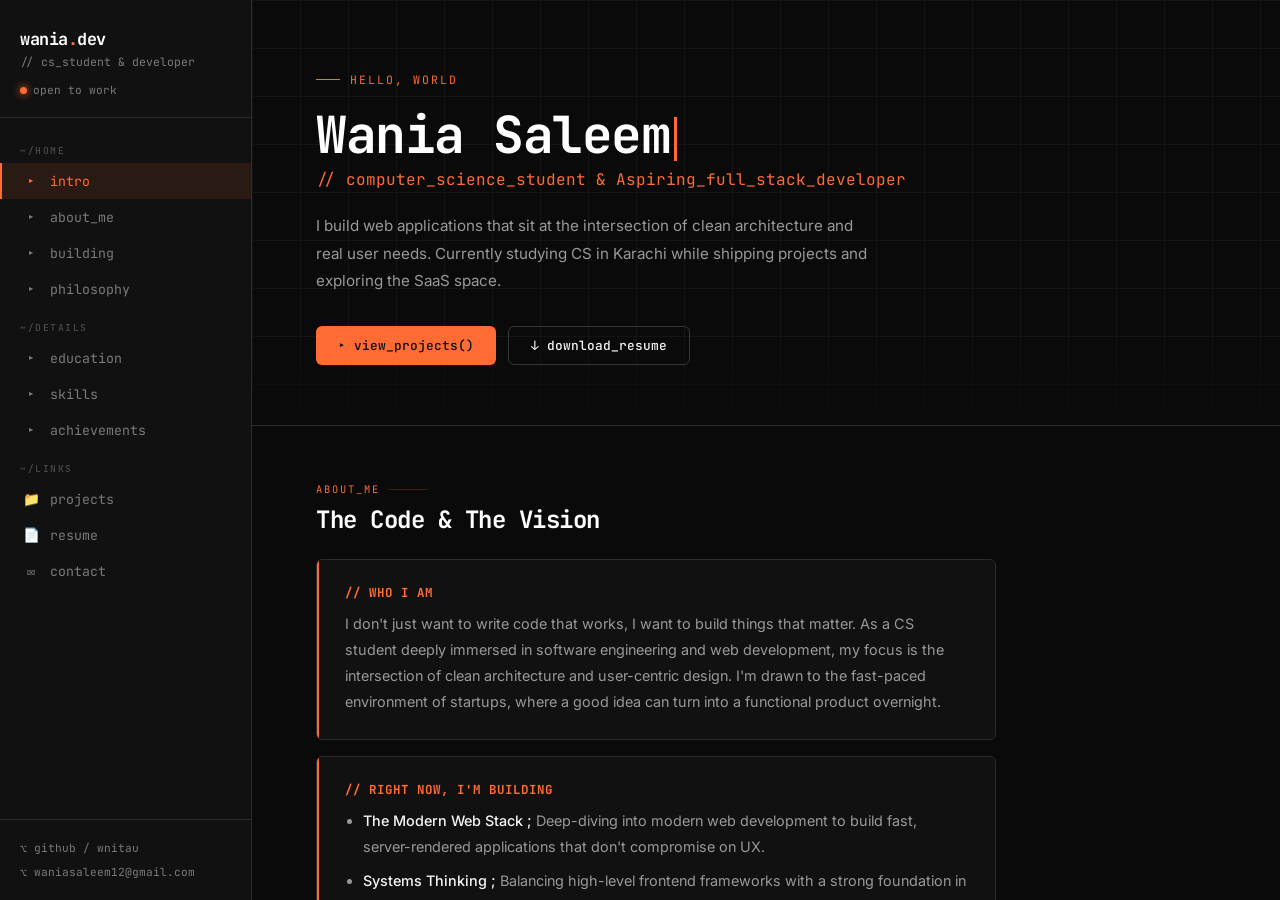
<file: index.html>
<!DOCTYPE html>
<html lang="en">
<head>
    <meta charset="UTF-8">
    <meta name="viewport" content="width=device-width, initial-scale=1.0">
    <title>Wania Saleem — Developer Portfolio</title>
    <link rel="stylesheet" href="style.css">
</head>
<body>

<div class="layout">

    <!-- SIDEBAR -->
    <aside class="sidebar">
        <div class="sidebar-top">
            <div>
                <div class="sidebar-name">wania<span>.</span>dev</div>
                <div class="sidebar-role">// cs_student & developer</div>
            </div>
            <div class="sidebar-status">
                <div class="status-dot"></div>
                open to work
            </div>
            <button class="hamburger" id="hamburger" aria-label="Toggle menu">
                <span></span><span></span><span></span>
            </button>
        </div>

        <!-- Mobile dropdown drawer -->
        <div class="mobile-drawer" id="mobile-drawer">
            <div class="drawer-section">~/home</div>
            <a href="#intro"       class="mob-link" data-target="intro">▸ intro</a>
            <a href="#about"       class="mob-link" data-target="about">▸ about_me</a>
            <a href="#building"    class="mob-link" data-target="building">▸ building</a>
            <a href="#philosophy"  class="mob-link" data-target="philosophy">▸ philosophy</a>
            <div class="drawer-section">~/details</div>
            <a href="#education"    class="mob-link" data-target="education">▸ education</a>
            <a href="#skills"       class="mob-link" data-target="skills">▸ skills</a>
            <a href="#achievements" class="mob-link" data-target="achievements">▸ achievements</a>
            <div class="drawer-section">~/links</div>
            <a href="projects.html">📁 projects</a>
            <a href="resume.html">📄 resume</a>
            <a href="contact.html">✉ contact</a>
        </div>

        <nav>
            <div class="nav-group-label">~/home</div>
            <a href="#intro"      class="nav-link active" data-target="intro"><span class="nav-icon">▸</span> intro</a>
            <a href="#about"      class="nav-link"        data-target="about"><span class="nav-icon">▸</span> about_me</a>
            <a href="#building"   class="nav-link"        data-target="building"><span class="nav-icon">▸</span> building</a>
            <a href="#philosophy" class="nav-link"        data-target="philosophy"><span class="nav-icon">▸</span> philosophy</a>

            <div class="nav-group-label">~/details</div>
            <a href="#education"   class="nav-link" data-target="education"><span class="nav-icon">▸</span> education</a>
            <a href="#skills"      class="nav-link" data-target="skills"><span class="nav-icon">▸</span> skills</a>
            <a href="#achievements"class="nav-link" data-target="achievements"><span class="nav-icon">▸</span> achievements</a>

            <div class="nav-group-label">~/links</div>
            <a href="projects.html"><span class="nav-icon">📁</span> projects</a>
            <a href="resume.html"><span class="nav-icon">📄</span> resume</a>
            <a href="contact.html"><span class="nav-icon">✉</span> contact</a>
        </nav>

        <div class="sidebar-footer">
            <a href="https://github.com/wnitau" target="_blank" rel="noopener">⌥ github / wnitau</a>
            <a href="mailto:waniasaleem12@gmail.com">⌥ waniasaleem12@gmail.com</a>
        </div>
    </aside>

    <!-- MAIN -->
    <main class="main">

        <!-- HERO -->
        <section class="hero" id="intro">
            <div class="hero-eyebrow">hello, world</div>
            <h1>Wania Saleem<span class="cursor"></span></h1>
            <div class="hero-sub">// computer_science_student &amp; Aspiring_full_stack_developer</div>
            <p class="hero-desc">
                I build web applications that sit at the intersection of clean architecture and
                real user needs. Currently studying CS in Karachi while shipping projects and
                exploring the SaaS space.
            </p>
            <div class="hero-actions">
                <a href="projects.html" class="btn btn-primary">▸ view_projects()</a>
                <a href="resume.html"   class="btn btn-ghost">↓ download_resume</a>
            </div>
        </section>

        <!-- CONTENT -->
        <div class="content-wrap">

            <!-- ABOUT -->
            <section id="about">
                <div class="section-label">about_me</div>
                <h2 class="section-title">The Code & The Vision</h2>

                <div class="about-block">
                    <h4>// who I am</h4>
                    <p>
                        I don't just want to write code that works, I want to build things that matter.
                        As a CS student deeply immersed in software engineering and web development,
                        my focus is the intersection of clean architecture and user-centric design.
                        I'm drawn to the fast-paced environment of startups, where a good idea can turn
                        into a functional product overnight.
                    </p>
                </div>

                <div class="about-block" id="building">
                    <h4>// right now, I'm building</h4>
                    <ul>
                        <li><b>The Modern Web Stack ;</b> Deep-diving into modern web development to build fast, server-rendered applications that don't compromise on UX.</li>
                        <li><b>Systems Thinking ;</b> Balancing high-level frontend frameworks with a strong foundation in CS core principles and systems programming.</li>
                        <li><b>The Startup Mindset ;</b> Treating every project as a potential product. I focus on solving real friction points before writing the code.</li>
                    </ul>
                </div>

                <div id="philosophy">
                    <blockquote class="philosophy">
                        "Don't tell me what you know. Show me what you've built."
                    </blockquote>
                    <p class="section-body" style="margin-top:16px;">
                        I believe the best developers navigate ambiguity, figure things out on the fly,
                        and genuinely care about the end-user. Whether it's optimizing a component lifecycle
                        or figuring out how to scale a feature. I enjoy the problem-solving grind that
                        happens behind the screen.
                    </p>
                </div>
            </section>

            <!-- EDUCATION -->
            <section id="education">
                <div class="section-label">education</div>
                <h2 class="section-title">Academic Background</h2>
                <div class="edu-card">
                    <div class="edu-top">
                        <div>
                            <div class="edu-title">Bachelor of Science in Computer Science</div>
                            <div class="edu-uni">Federal Urdu University of Arts, Science &amp; Technology</div>
                            <div style="font-family:var(--mono);font-size:0.72rem;color:var(--muted);margin-top:5px;">Karachi, Pakistan &nbsp;·&nbsp; Currently Enrolled</div>
                        </div>
                        <span class="edu-badge">BSCS</span>
                    </div>
                    <div class="edu-stats">
                        <div>
                            <div class="edu-stat-label">CGPA</div>
                            <div class="edu-stat-value">3.78 <small>/ 4.0</small></div>
                        </div>
                        <div>
                            <div class="edu-stat-label">Degree</div>
                            <div class="edu-stat-value" style="font-size:0.95rem;margin-top:6px;">Bachelor's</div>
                        </div>
                        <div>
                            <div class="edu-stat-label">Field</div>
                            <div class="edu-stat-value" style="font-size:0.95rem;margin-top:6px;">Comp. Sci.</div>
                        </div>
                    </div>
                </div>
            </section>

            <!-- SKILLS -->
            <section id="skills">
                <div class="section-label">skills</div>
                <h2 class="section-title">What I Work With</h2>
                <div class="skills-grid">

                    <div class="skill-group">
                        <div class="skill-group-label">💻 languages</div>
                        <div class="skill-tags">
                            <span class="skill-tag">HTML</span>
                            <span class="skill-tag">CSS</span>
                            <span class="skill-tag">JavaScript</span>
                            <span class="skill-tag">Python</span>
                            <span class="skill-tag">C++</span>
                        </div>
                    </div>



                    <div class="skill-group">
                        <div class="skill-group-label">🗄️ database &amp; tools</div>
                        <div class="skill-tags">
                            <span class="skill-tag">MySQL</span>
                            <span class="skill-tag">Oracle</span>
                            <span class="skill-tag">VS Code</span>
                            <span class="skill-tag">Vercel</span>
                        </div>
                    </div>

                    <div class="skill-group">
                        <div class="skill-group-label">🤝 soft skills</div>
                        <div class="skill-tags">
                            <span class="skill-tag soft">Leadership</span>
                            <span class="skill-tag soft">Communication</span>
                            <span class="skill-tag soft">Focused</span>
                        </div>
                    </div>

                </div>
            </section>

            <!-- ACHIEVEMENTS -->
            <section id="achievements">
                <div class="section-label">achievements</div>
                <h2 class="section-title">Milestones &amp; Growth</h2>
                <div class="achieve-grid">
                    <div class="achieve-card">
                        <span class="achieve-icon">🎓</span>
                        <div class="achieve-title">High Academic Standing</div>
                        <div class="achieve-desc">Maintaining a 3.78 CGPA at Federal Urdu University. consistent dedication to the field.</div>
                    </div>
                    <div class="achieve-card">
                        <span class="achieve-icon">🔨</span>
                        <div class="achieve-title">Active Project Builder</div>
                        <div class="achieve-desc">Shipping real-world projects across frontend, backend, and database design.</div>
                    </div>
                    <div class="achieve-card">
                        <span class="achieve-icon">🚀</span>
                        <div class="achieve-title">Exploring SaaS Dev</div>
                        <div class="achieve-desc">Studying product architecture, subscription models, and scalable software, building Wantrix.dev.</div>
                    </div>
                    <div class="achieve-card">
                        <span class="achieve-icon">⚡</span>
                        <div class="achieve-title">Full-Stack Learner</div>
                        <div class="achieve-desc">Continuously upskilling: React &amp; Next.js frontend to Node.js, Express, and database backends.</div>
                    </div>
                </div>
            </section>

        </div>

        <footer class="page-footer">
            <div>Wania Saleem <span>©</span> 2026</div>
            <div style="font-size:0.68rem;">// "Building projects, learning continuously, creating solutions through code."</div>
        </footer>

    </main>
</div>

<script>
    // Smooth scroll + active nav highlight
    const navLinks = document.querySelectorAll('.nav-link');
    const sections = document.querySelectorAll('section[id], .hero[id]');

    const observer = new IntersectionObserver((entries) => {
        entries.forEach(entry => {
            if (entry.isIntersecting) {
                navLinks.forEach(l => l.classList.remove('active'));
                const id = entry.target.id;
                const match = document.querySelector(`.nav-link[data-target="${id}"]`);
                if (match) match.classList.add('active');
            }
        });
    }, { rootMargin: '-40% 0px -55% 0px' });

    sections.forEach(s => observer.observe(s));

    navLinks.forEach(link => {
        link.addEventListener('click', e => {
            e.preventDefault();
            const target = document.getElementById(link.dataset.target);
            if (target) target.scrollIntoView({ behavior: 'smooth', block: 'start' });
        });
    });

    // Hamburger toggle
    const hamburger = document.getElementById('hamburger');
    const drawer    = document.getElementById('mobile-drawer');

    hamburger.addEventListener('click', () => {
        hamburger.classList.toggle('open');
        drawer.classList.toggle('open');
    });

    // Close drawer when a mobile link is tapped
    document.querySelectorAll('.mob-link').forEach(link => {
        link.addEventListener('click', e => {
            e.preventDefault();
            hamburger.classList.remove('open');
            drawer.classList.remove('open');
            const target = document.getElementById(link.dataset.target);
            if (target) target.scrollIntoView({ behavior: 'smooth', block: 'start' });
        });
    });

    // Close drawer when tapping outside
    document.addEventListener('click', e => {
        if (!e.target.closest('.sidebar')) {
            hamburger.classList.remove('open');
            drawer.classList.remove('open');
        }
    });
</script>

</body>
</html>
</file>
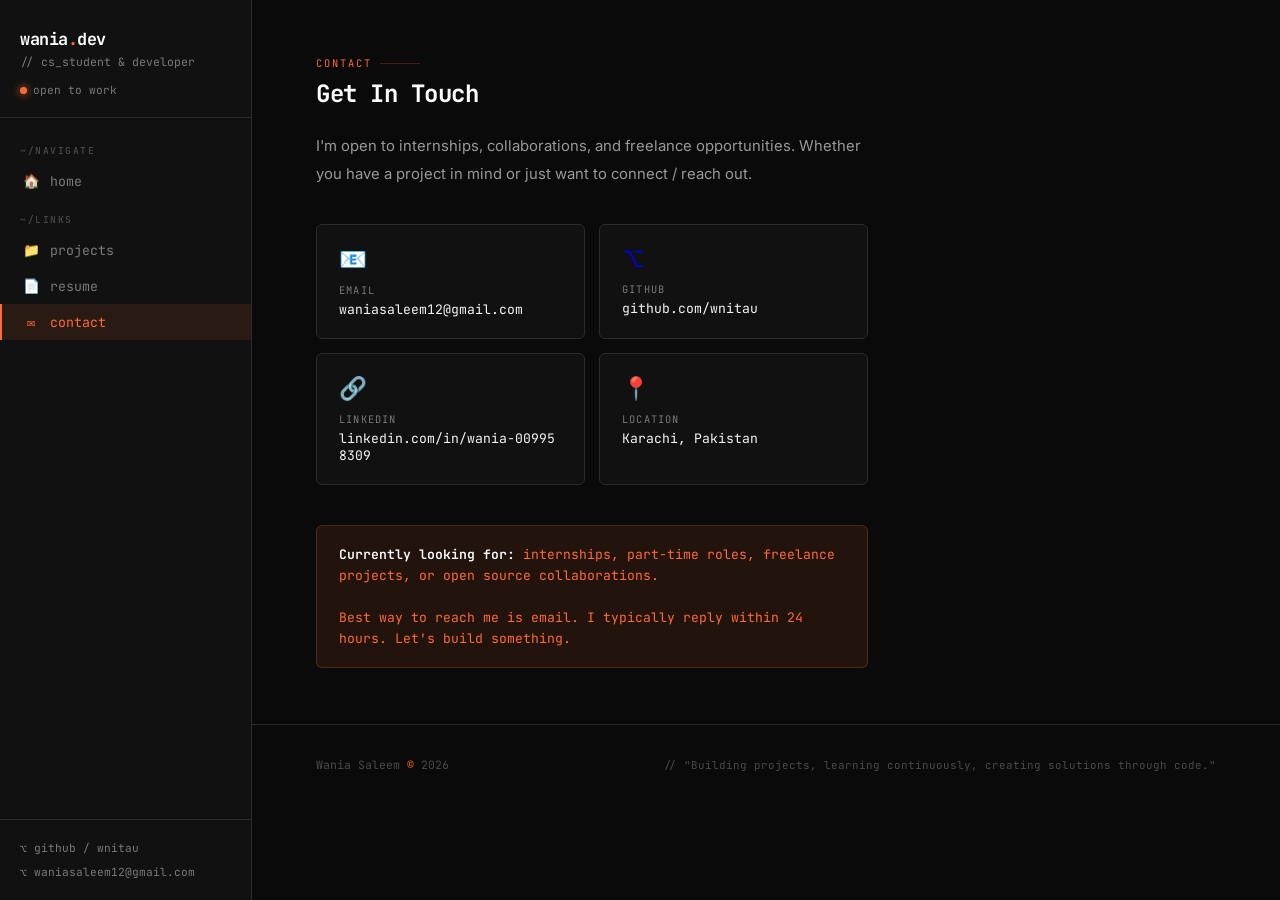
<file: contact.html>
<!DOCTYPE html>
<html lang="en">
<head>
    <meta charset="UTF-8">
    <meta name="viewport" content="width=device-width, initial-scale=1.0">
    <title>Contact — Wania Saleem</title>
    <link rel="stylesheet" href="style.css">
</head>
<body>

<div class="layout">

    <!-- SIDEBAR -->
    <aside class="sidebar">
        <div class="sidebar-top">
            <div>
                <div class="sidebar-name">wania<span style="color:var(--accent)">.</span>dev</div>
                <div class="sidebar-role">// cs_student & developer</div>
            </div>
            <div class="sidebar-status">
                <div class="status-dot"></div>
                open to work
            </div>
            <button class="hamburger" id="hamburger" aria-label="Toggle menu">
                <span></span><span></span><span></span>
            </button>
        </div>

        <div class="mobile-drawer" id="mobile-drawer">
            <div class="drawer-section">~/navigate</div>
            <a href="index.html">🏠 home</a>
            <div class="drawer-section">~/links</div>
            <a href="projects.html">📁 projects</a>
            <a href="resume.html">📄 resume</a>
            <a href="contact.html" class="active">✉ contact</a>
        </div>

        <nav>
            <div class="nav-group-label">~/navigate</div>
            <a href="index.html"><span class="nav-icon">🏠</span> home</a>
            <div class="nav-group-label">~/links</div>
            <a href="projects.html"><span class="nav-icon">📁</span> projects</a>
            <a href="resume.html"><span class="nav-icon">📄</span> resume</a>
            <a href="contact.html" class="active"><span class="nav-icon">✉</span> contact</a>
        </nav>
        <div class="sidebar-footer">
            <a href="https://github.com/wnitau" target="_blank" rel="noopener">⌥ github / wnitau</a>
            <a href="mailto:waniasaleem12@gmail.com">⌥ waniasaleem12@gmail.com</a>
        </div>
    </aside>

    <!-- MAIN -->
    <main class="main">

        <div class="contact-wrap">

            <div class="section-label" style="margin-bottom:8px;">contact</div>
            <h1 class="section-title">Get In Touch</h1>
            <p class="section-body" style="margin-bottom:36px;">
                I'm open to internships, collaborations, and freelance opportunities.
                Whether you have a project in mind or just want to connect / reach out.
            </p>

            <div class="contact-grid">

                <a href="mailto:waniasaleem12@gmail.com" class="contact-card">
                    <div class="contact-card-icon">📧</div>
                    <div class="contact-card-label">Email</div>
                    <div class="contact-card-value">waniasaleem12@gmail.com</div>
                </a>

                <a href="https://github.com/wnitau" target="_blank" rel="noopener" class="contact-card">
                    <div class="contact-card-icon">⌥</div>
                    <div class="contact-card-label">GitHub</div>
                    <div class="contact-card-value">github.com/wnitau</div>
                </a>

                <a href="https://linkedin.com/in/wania-009958309" target="_blank" rel="noopener" class="contact-card">
                    <div class="contact-card-icon">🔗</div>
                    <div class="contact-card-label">LinkedIn</div>
                    <div class="contact-card-value">linkedin.com/in/wania-009958309</div>
                </a>

                <div class="contact-card" style="cursor:default;">
                    <div class="contact-card-icon">📍</div>
                    <div class="contact-card-label">Location</div>
                    <div class="contact-card-value">Karachi, Pakistan</div>
                </div>

            </div>

            <div class="contact-note">
                <strong>Currently looking for:</strong> internships, part-time roles, freelance projects, or open source collaborations.<br><br>
                Best way to reach me is email. I typically reply within 24 hours. Let's build something.
            </div>

        </div>

        <footer class="page-footer">
            <div>Wania Saleem <span style="color:var(--accent)">©</span> 2026</div>
            <div style="font-size:0.68rem;">// "Building projects, learning continuously, creating solutions through code."</div>
        </footer>

    </main>
</div>

<script>
    const hamburger = document.getElementById('hamburger');
    const drawer    = document.getElementById('mobile-drawer');
    hamburger.addEventListener('click', () => {
        hamburger.classList.toggle('open');
        drawer.classList.toggle('open');
    });
    document.addEventListener('click', e => {
        if (!e.target.closest('.sidebar')) {
            hamburger.classList.remove('open');
            drawer.classList.remove('open');
        }
    });
</script>
</body>
</html>
</file>
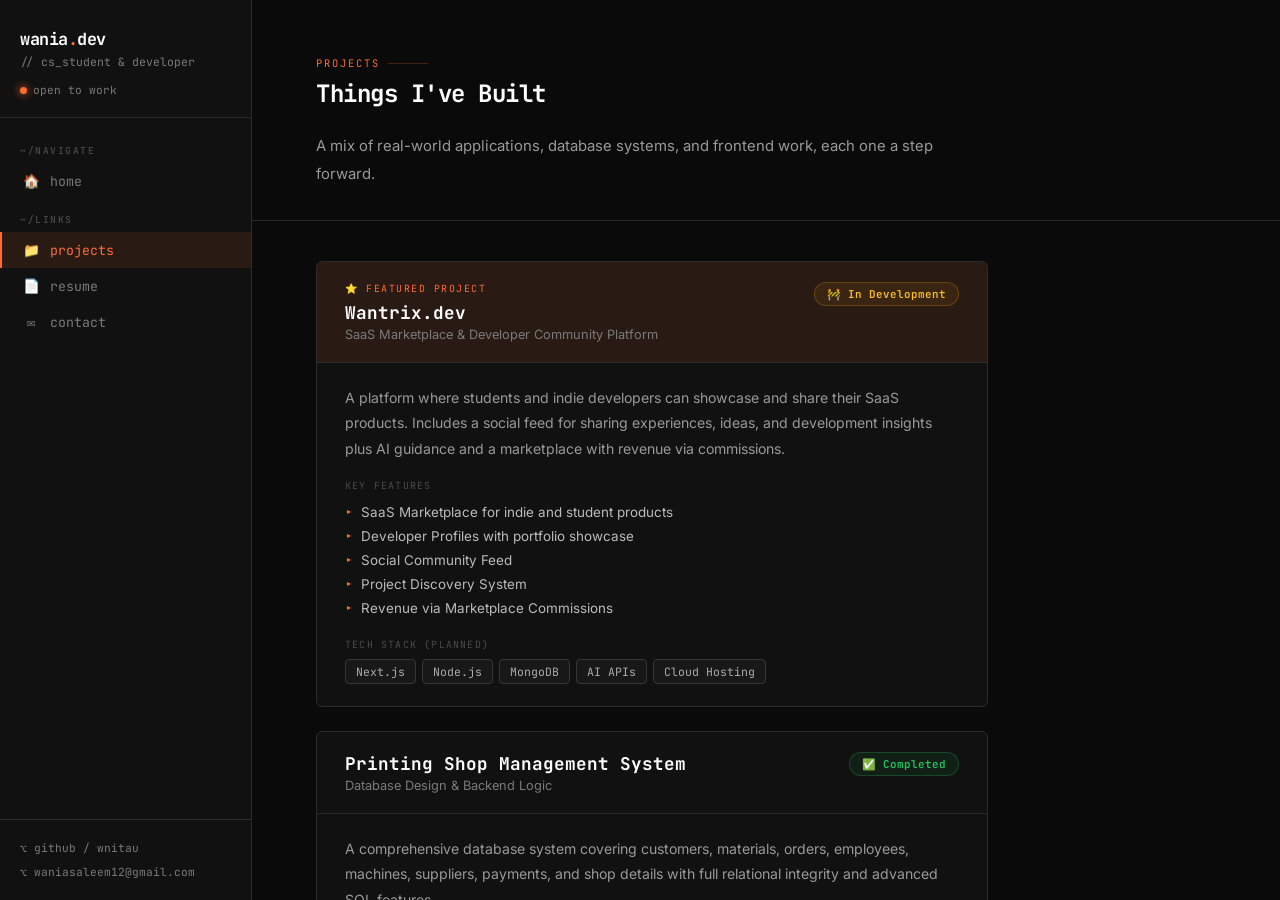
<file: projects.html>
<!DOCTYPE html>
<html lang="en">
<head>
    <meta charset="UTF-8">
    <meta name="viewport" content="width=device-width, initial-scale=1.0">
    <title>Projects; Wania Saleem</title>
    <link rel="stylesheet" href="style.css">
</head>
<body>

<div class="layout">

    <!-- SIDEBAR -->
    <aside class="sidebar">
        <div class="sidebar-top">
            <div>
                <div class="sidebar-name">wania<span style="color:var(--accent)">.</span>dev</div>
                <div class="sidebar-role">// cs_student & developer</div>
            </div>
            <div class="sidebar-status">
                <div class="status-dot"></div>
                open to work
            </div>
            <button class="hamburger" id="hamburger" aria-label="Toggle menu">
                <span></span><span></span><span></span>
            </button>
        </div>

        <div class="mobile-drawer" id="mobile-drawer">
            <div class="drawer-section">~/navigate</div>
            <a href="index.html">🏠 home</a>
            <div class="drawer-section">~/links</div>
            <a href="projects.html" class="active">📁 projects</a>
            <a href="resume.html">📄 resume</a>
            <a href="contact.html">✉ contact</a>
        </div>

        <nav>
            <div class="nav-group-label">~/navigate</div>
            <a href="index.html"><span class="nav-icon">🏠</span> home</a>
            <div class="nav-group-label">~/links</div>
            <a href="projects.html" class="active"><span class="nav-icon">📁</span> projects</a>
            <a href="resume.html"><span class="nav-icon">📄</span> resume</a>
            <a href="contact.html"><span class="nav-icon">✉</span> contact</a>
        </nav>
        <div class="sidebar-footer">
            <a href="https://github.com/wnitau" target="_blank" rel="noopener">⌥ github / wnitau</a>
            <a href="mailto:waniasaleem12@gmail.com">⌥ waniasaleem12@gmail.com</a>
        </div>
    </aside>

    <!-- MAIN -->
    <main class="main">

        <div class="page-header">
            <div class="section-label">projects</div>
            <h1 class="section-title">Things I've Built</h1>
            <p class="section-body">A mix of real-world applications, database systems, and frontend work, each one a step forward.</p>
        </div>

        <div class="project-list">

            <!-- PROJECT 1: Wantrix -->
            <div class="project-card">
                <div class="project-card-header featured">
                    <div>
                        <div class="project-eyebrow">⭐ featured project</div>
                        <div class="project-name">Wantrix.dev</div>
                        <div class="project-tagline">SaaS Marketplace &amp; Developer Community Platform</div>
                    </div>
                    <span class="project-badge badge-wip">🚧 In Development</span>
                </div>
                <div class="project-card-body">
                    <p class="project-desc">
                        A platform where students and indie developers can showcase and share their SaaS products.
                        Includes a social feed for sharing experiences, ideas, and development insights plus AI guidance
                        and a marketplace with revenue via commissions.
                    </p>
                    <div class="project-section-label">key features</div>
                    <ul class="project-features">
                        <li>SaaS Marketplace for indie and student products</li>
                        <li>Developer Profiles with portfolio showcase</li>
                        <li>Social Community Feed</li>
                        <li>Project Discovery System</li>
                        <li>Revenue via Marketplace Commissions</li>
                    </ul>
                    <div class="project-section-label">tech stack (planned)</div>
                    <div class="tech-tags">
                        <span class="tech-tag">Next.js</span>
                        <span class="tech-tag">Node.js</span>
                        <span class="tech-tag">MongoDB</span>
                        <span class="tech-tag">AI APIs</span>
                        <span class="tech-tag">Cloud Hosting</span>
                    </div>
                </div>
            </div>

            <!-- PROJECT 2: Printing Shop -->
            <div class="project-card">
                <div class="project-card-header">
                    <div>
                        <div class="project-name">Printing Shop Management System</div>
                        <div class="project-tagline">Database Design &amp; Backend Logic</div>
                    </div>
                    <span class="project-badge badge-done">✅ Completed</span>
                </div>
                <div class="project-card-body">
                    <p class="project-desc">
                        A comprehensive database system covering customers, materials, orders, employees,
                        machines, suppliers, payments, and shop details with full relational integrity
                        and advanced SQL features.
                    </p>
                    <div class="project-section-label">sql highlights</div>
                    <div class="project-highlights">
                        <div class="highlight-item">
                            <span class="highlight-label">🔁 Trigger</span>
                            <span class="highlight-text">Automatically updates stock levels when a new order is placed.</span>
                        </div>
                        <div class="highlight-item">
                            <span class="highlight-label">📊 Procedure</span>
                            <span class="highlight-text">Generates monthly sales reports for each customer automatically.</span>
                        </div>
                        <div class="highlight-item">
                            <span class="highlight-label">🗂 Design</span>
                            <span class="highlight-text">ERD creation, normalization, primary &amp; foreign key design throughout.</span>
                        </div>
                    </div>
                    <div class="tech-tags">
                        <span class="tech-tag">MySQL</span>
                        <span class="tech-tag">Oracle</span>
                        <span class="tech-tag">ERD Design</span>
                        <span class="tech-tag">Normalization</span>
                        <span class="tech-tag">Triggers</span>
                        <span class="tech-tag">Stored Procedures</span>
                    </div>
                </div>
            </div>

            <!-- PROJECT 3: Course Finder -->
            <div class="project-card">
                <div class="project-card-header">
                    <div>
                        <div class="project-name">Course &amp; Video Finder</div>
                        <div class="project-tagline">Curated Learning Resource Website</div>
                    </div>
                    <span class="project-badge badge-done">✅ Completed</span>
                </div>
                <div class="project-card-body">
                    <p class="project-desc">
                        A website listing curated courses and video resources based on a structured learning journey 
                        built for students who struggle finding focused, to-the-point material without the noise.
                    </p>
                    <div class="project-section-label">purpose</div>
                    <ul class="project-features">
                        <li>Solves the real problem of overwhelming, unfocused course content</li>
                        <li>Curated personally from a real learning path</li>
                    </ul>
                    <div class="tech-tags">
                        <span class="tech-tag">HTML</span>
                        <span class="tech-tag">CSS</span>
                        <span class="tech-tag">JavaScript</span>
                    </div>
                </div>
            </div>

            <!-- PROJECT 4: Drawing App -->
            <div class="project-card">
                <div class="project-card-header">
                    <div>
                        <div class="project-name">Drawing App</div>
                        <div class="project-tagline">Python Desktop Application</div>
                    </div>
                    <span class="project-badge badge-done">✅ Completed</span>
                </div>
                <div class="project-card-body">
                    <p class="project-desc">
                        A desktop drawing application built with Python Tkinter featuring a rich creative toolkit.
                    </p>
                    <div class="project-section-label">features</div>
                    <ul class="project-features">
                        <li>Color Palette &amp; adjustable brush size</li>
                        <li>Undo / Redo functionality</li>
                        <li>Save &amp; delete options</li>
                    </ul>
                    <div class="tech-tags">
                        <span class="tech-tag">Python</span>
                        <span class="tech-tag">Tkinter</span>
                    </div>
                </div>
            </div>

            <!-- PROJECT 5: Portfolio -->
            <div class="project-card">
                <div class="project-card-header">
                    <div>
                        <div class="project-name">Personal Portfolio Website</div>
                        <div class="project-tagline">Responsive Developer Portfolio</div>
                    </div>
                    <span class="project-badge badge-done">✅ Completed</span>
                </div>
                <div class="project-card-body">
                    <p class="project-desc">
                        A fully responsive personal portfolio website built from scratch. Features a fixed sidebar
                        navigation, multi-page layout, dark theme with an orange accent, and dedicated sections
                        for About, Education, Skills, Projects, and Contact.
                    </p>
                    <div class="project-section-label">highlights</div>
                    <ul class="project-features">
                        <li>Multi-page layout with sidebar navigation</li>
                        <li>Dark theme  responsive &amp; mobile-friendly</li>
                        <li>No frameworks on the first version  pure HTML &amp; CSS</li>
                    </ul>
                    <div class="tech-tags">
                        <span class="tech-tag">HTML</span>
                        <span class="tech-tag">CSS</span>
                        <span class="tech-tag">JavaScript</span>
                        <span class="tech-tag">React</span>
                    </div>
                </div>
            </div>

        </div>

        <footer class="page-footer">
            <div>Wania Saleem <span style="color:var(--accent)">©</span> 2026</div>
            <div style="font-size:0.68rem;">// "Building projects, learning continuously, creating solutions through code."</div>
        </footer>

    </main>
</div>

<script>
    const hamburger = document.getElementById('hamburger');
    const drawer    = document.getElementById('mobile-drawer');
    hamburger.addEventListener('click', () => {
        hamburger.classList.toggle('open');
        drawer.classList.toggle('open');
    });
    document.addEventListener('click', e => {
        if (!e.target.closest('.sidebar')) {
            hamburger.classList.remove('open');
            drawer.classList.remove('open');
        }
    });
</script>
</body>
</html>
</file>
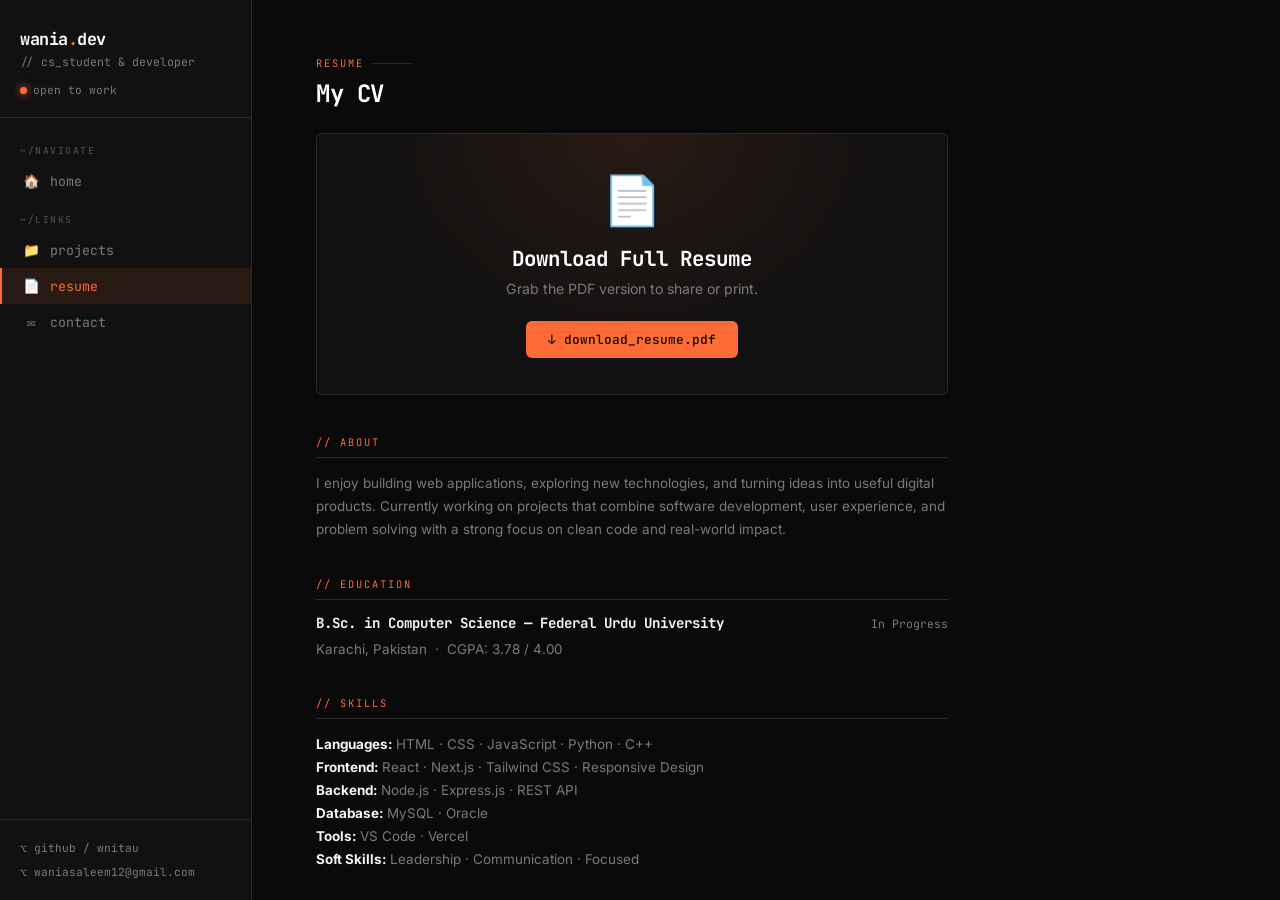
<file: resume.html>
<!DOCTYPE html>
<html lang="en">
<head>
    <meta charset="UTF-8">
    <meta name="viewport" content="width=device-width, initial-scale=1.0">
    <title>Resume — Wania Saleem</title>
    <link rel="stylesheet" href="style.css">
</head>
<body>

<div class="layout">

    <!-- SIDEBAR -->
    <aside class="sidebar">
        <div class="sidebar-top">
            <div>
                <div class="sidebar-name">wania<span style="color:var(--accent)">.</span>dev</div>
                <div class="sidebar-role">// cs_student & developer</div>
            </div>
            <div class="sidebar-status">
                <div class="status-dot"></div>
                open to work
            </div>
            <button class="hamburger" id="hamburger" aria-label="Toggle menu">
                <span></span><span></span><span></span>
            </button>
        </div>

        <div class="mobile-drawer" id="mobile-drawer">
            <div class="drawer-section">~/navigate</div>
            <a href="index.html">🏠 home</a>
            <div class="drawer-section">~/links</div>
            <a href="projects.html">📁 projects</a>
            <a href="resume.html" class="active">📄 resume</a>
            <a href="contact.html">✉ contact</a>
        </div>

        <nav>
            <div class="nav-group-label">~/navigate</div>
            <a href="index.html"><span class="nav-icon">🏠</span> home</a>
            <div class="nav-group-label">~/links</div>
            <a href="projects.html"><span class="nav-icon">📁</span> projects</a>
            <a href="resume.html" class="active"><span class="nav-icon">📄</span> resume</a>
            <a href="contact.html"><span class="nav-icon">✉</span> contact</a>
        </nav>
        <div class="sidebar-footer">
            <a href="https://github.com/wnitau" target="_blank" rel="noopener">⌥ github / wnitau</a>
            <a href="mailto:waniasaleem12@gmail.com">⌥ waniasaleem12@gmail.com</a>
        </div>
    </aside>

    <!-- MAIN -->
    <main class="main">

        <div class="resume-wrap">

            <div class="section-label" style="margin-bottom:8px;">resume</div>
            <h1 class="section-title">My CV</h1>

            <!-- Download box -->
            <div class="resume-download-box">
                <span class="icon-big">📄</span>
                <h2>Download Full Resume</h2>
                <p>Grab the PDF version to share or print.</p>
                <a href="RESUME.pdf" download="RESUME.pdf" class="btn btn-primary" style="margin:0 auto;">↓ download_resume.pdf</a>
            </div>

            <!-- Inline CV preview -->
            <div class="resume-section">
                <div class="resume-section-header">// about</div>
                <p class="resume-body">
                    I enjoy building web applications, exploring new technologies, and turning ideas into
                    useful digital products. Currently working on projects that combine software development,
                    user experience, and problem solving  with a strong focus on clean code and real-world impact.
                </p>
            </div>

            <div class="resume-section">
                <div class="resume-section-header">// education</div>
                <div class="resume-row">
                    <h4>B.Sc. in Computer Science — Federal Urdu University</h4>
                    <span class="year">In Progress</span>
                </div>
                <p class="resume-body">Karachi, Pakistan &nbsp;·&nbsp; CGPA: 3.78 / 4.00</p>
            </div>

            <div class="resume-section">
                <div class="resume-section-header">// skills</div>
                <p class="resume-body">
                    <b style="color:var(--text)">Languages:</b> HTML · CSS · JavaScript · Python · C++<br>
                    <b style="color:var(--text)">Frontend:</b> React · Next.js · Tailwind CSS · Responsive Design<br>
                    <b style="color:var(--text)">Backend:</b> Node.js · Express.js · REST API<br>
                    <b style="color:var(--text)">Database:</b> MySQL · Oracle<br>
                    <b style="color:var(--text)">Tools:</b> VS Code · Vercel<br>
                    <b style="color:var(--text)">Soft Skills:</b> Leadership · Communication · Focused
                </p>
            </div>

            <div class="resume-section">
                <div class="resume-section-header">// projects</div>

                <div class="resume-row">
                    <h4>Wantrix.dev — SaaS Marketplace &amp; Community</h4>
                    <span class="year">In Dev</span>
                </div>
                <div class="resume-body">
                    A platform where students and indie developers can showcase SaaS products, connect
                    through a social feed, and discover projects.
                    <ul>
                        <li>SaaS marketplace, developer profiles, social feed, AI chatbot, project discovery</li>
                        <li>Stack: Next.js · Node.js · MongoDB · AI APIs · Cloud Hosting</li>
                    </ul>
                </div>

                <div class="resume-row" style="margin-top:16px;">
                    <h4>Printing Shop Management Database System</h4>
                    <span class="year">Completed</span>
                </div>
                <div class="resume-body">
                    Comprehensive database with tables for Customers, Materials, Orders, Employees, Machines, Suppliers, Payments.
                    <ul>
                        <li>ERD, normalization, primary &amp; foreign key design</li>
                        <li>Stored procedure: auto-generates monthly sales reports</li>
                        <li>Trigger: updates stock levels on new orders</li>
                        <li>Stack: MySQL · Oracle</li>
                    </ul>
                </div>

                <div class="resume-row" style="margin-top:16px;">
                    <h4>Course &amp; Video Finder Website</h4>
                    <span class="year">Completed</span>
                </div>
                <div class="resume-body">
                    Curated learning resource site for students seeking focused, structured course content.
                    <ul>
                        <li>Stack: HTML · CSS · JavaScript</li>
                    </ul>
                </div>

                <div class="resume-row" style="margin-top:16px;">
                    <h4>Drawing App — Python Desktop Application</h4>
                    <span class="year">Completed</span>
                </div>
                <div class="resume-body">
                    Tkinter desktop app with color palette, adjustable brush, undo/redo, save &amp; delete.
                    <ul>
                        <li>Stack: Python · Tkinter</li>
                    </ul>
                </div>

                <div class="resume-row" style="margin-top:16px;">
                    <h4>Personal Portfolio Website</h4>
                    <span class="year">Completed</span>
                </div>
                <div class="resume-body">
                    Responsive multi-page portfolio with sidebar navigation, dark theme, dedicated sections for all profile content.
                    <ul>
                        <li>Stack: HTML · CSS · JavaScript · React</li>
                    </ul>
                </div>
            </div>

            <div class="resume-section">
                <div class="resume-section-header">// contact</div>
                <p class="resume-body">
                    📧 waniasaleem12@gmail.com<br>
                    📍 Karachi, Pakistan<br>
                    🔗 <a href="https://github.com/wnitau" target="_blank" rel="noopener" style="color:var(--accent);text-decoration:none;">github.com/wnitau</a>
                </p>
            </div>

        </div>

        <footer class="page-footer">
            <div>Wania Saleem <span style="color:var(--accent)">©</span> 2026</div>
            <div style="font-size:0.68rem;">Open to internships, collaborations &amp; freelance opportunities.</div>
        </footer>

    </main>
</div>

<script>
    const hamburger = document.getElementById('hamburger');
    const drawer    = document.getElementById('mobile-drawer');
    hamburger.addEventListener('click', () => {
        hamburger.classList.toggle('open');
        drawer.classList.toggle('open');
    });
    document.addEventListener('click', e => {
        if (!e.target.closest('.sidebar')) {
            hamburger.classList.remove('open');
            drawer.classList.remove('open');
        }
    });
</script>
</body>
</html>
</file>
<file: style.css>
@import url('https://fonts.googleapis.com/css2?family=JetBrains+Mono:wght@300;400;500;700&family=Inter:wght@300;400;500;600;700&display=swap');

*, *::before, *::after { margin: 0; padding: 0; box-sizing: border-box; }

:root {
    --bg:        #0a0a0a;
    --bg2:       #111111;
    --bg3:       #181818;
    --border:    #2b2b2b;
    --border2:   #363636;
    --text:      #f5f5f5;
    --muted:     #7a7a7a;
    --subtle:    #4a4a4a;
    --accent:    #ff6b35;
    --accent2:   #cc4e1a;
    --accent-dim:#ff6b351a;
    --accent-mid:#ff6b3538;
    --warn:      #fbbf24;
    --mono:      'JetBrains Mono', monospace;
    --sans:      'Inter', sans-serif;
    --sidebar-w: 252px;
    --radius:    6px;
}

html { scroll-behavior: smooth; }

body {
    font-family: var(--sans);
    background: var(--bg);
    color: var(--text);
    min-height: 100vh;
    overflow-x: hidden;
}

/* ── SCROLLBAR ── */
::-webkit-scrollbar { width: 5px; }
::-webkit-scrollbar-track { background: var(--bg); }
::-webkit-scrollbar-thumb { background: var(--border2); border-radius: 99px; }
::-webkit-scrollbar-thumb:hover { background: var(--subtle); }

/* ── LAYOUT ── */
.layout {
    display: flex;
    min-height: 100vh;
}

/* ── SIDEBAR ── */
.sidebar {
    width: var(--sidebar-w);
    min-width: var(--sidebar-w);
    background: var(--bg2);
    border-right: 1px solid var(--border);
    padding: 0;
    position: sticky;
    top: 0;
    height: 100vh;
    overflow-y: auto;
    display: flex;
    flex-direction: column;
    z-index: 100;
}

.sidebar-top {
    padding: 28px 20px 20px;
    border-bottom: 1px solid var(--border);
}

.sidebar-name {
    font-family: var(--mono);
    font-size: 1.05rem;
    font-weight: 700;
    color: #fff;
    letter-spacing: -0.5px;
}

.sidebar-name span { color: var(--accent); }

.sidebar-role {
    font-size: 0.72rem;
    color: var(--muted);
    margin-top: 4px;
    font-family: var(--mono);
}

.sidebar-status {
    display: flex;
    align-items: center;
    gap: 6px;
    margin-top: 14px;
    font-size: 0.7rem;
    color: var(--muted);
    font-family: var(--mono);
}

.status-dot {
    width: 7px;
    height: 7px;
    border-radius: 50%;
    background: var(--accent);
    box-shadow: 0 0 8px var(--accent);
    animation: pulse 2s infinite;
}

@keyframes pulse {
    0%, 100% { opacity: 1; }
    50%       { opacity: 0.4; }
}

.sidebar nav {
    padding: 12px 0;
    flex: 1;
}

.nav-group-label {
    font-family: var(--mono);
    font-size: 0.6rem;
    font-weight: 500;
    color: var(--subtle);
    letter-spacing: 1.5px;
    text-transform: uppercase;
    padding: 14px 20px 6px;
}

.sidebar nav a {
    display: flex;
    align-items: center;
    gap: 10px;
    padding: 9px 20px;
    color: var(--muted);
    text-decoration: none;
    font-size: 0.83rem;
    font-family: var(--mono);
    transition: color 0.15s, background 0.15s, border-color 0.15s;
    border-left: 2px solid transparent;
    position: relative;
}

.sidebar nav a:hover {
    color: var(--text);
    background: var(--bg3);
    border-left-color: var(--border2);
}

.sidebar nav a.active {
    color: var(--accent);
    background: var(--accent-dim);
    border-left-color: var(--accent);
}

.nav-icon {
    font-size: 0.85rem;
    width: 18px;
    text-align: center;
    flex-shrink: 0;
}

.sidebar-footer {
    padding: 16px 20px;
    border-top: 1px solid var(--border);
}

.sidebar-footer a {
    display: flex;
    align-items: center;
    gap: 8px;
    font-family: var(--mono);
    font-size: 0.7rem;
    color: var(--muted);
    text-decoration: none;
    padding: 5px 0;
    transition: color 0.15s;
}

.sidebar-footer a:hover { color: var(--accent); }

/* ── MAIN ── */
.main {
    flex: 1;
    overflow-y: auto;
    max-height: 100vh;
}

/* ── PAGE VISIBILITY ── */
.page { display: none; }
.page.active { display: block; }

/* ── HERO ── */
.hero {
    padding: 72px 64px 60px;
    border-bottom: 1px solid var(--border);
    position: relative;
    overflow: hidden;
}

.hero::before {
    content: '';
    position: absolute;
    inset: 0;
    background-image:
        linear-gradient(var(--border) 1px, transparent 1px),
        linear-gradient(90deg, var(--border) 1px, transparent 1px);
    background-size: 48px 48px;
    opacity: 0.3;
    pointer-events: none;
}

.hero::after {
    content: '';
    position: absolute;
    bottom: 0; left: 0; right: 0;
    height: 80px;
    background: linear-gradient(transparent, var(--bg));
}

.hero-eyebrow {
    font-family: var(--mono);
    font-size: 0.72rem;
    color: var(--accent);
    letter-spacing: 2px;
    text-transform: uppercase;
    margin-bottom: 20px;
    display: flex;
    align-items: center;
    gap: 10px;
}

.hero-eyebrow::before {
    content: '';
    display: block;
    width: 24px;
    height: 1px;
    background: var(--accent);
}

.hero h1 {
    font-family: var(--mono);
    font-size: clamp(2.2rem, 4vw, 3.2rem);
    font-weight: 700;
    color: #fff;
    line-height: 1.1;
    letter-spacing: -1.5px;
    margin-bottom: 6px;
    position: relative;
    z-index: 1;
}

.hero h1 .cursor {
    display: inline-block;
    width: 3px;
    height: 0.85em;
    background: var(--accent);
    margin-left: 4px;
    vertical-align: middle;
    animation: blink 1s step-end infinite;
}

@keyframes blink {
    0%, 100% { opacity: 1; }
    50%       { opacity: 0; }
}

.hero-sub {
    font-family: var(--mono);
    font-size: 1rem;
    color: var(--accent);
    margin-bottom: 22px;
    position: relative;
    z-index: 1;
}

.hero-desc {
    font-size: 0.95rem;
    color: #999;
    line-height: 1.8;
    max-width: 560px;
    position: relative;
    z-index: 1;
}

.hero-actions {
    display: flex;
    gap: 12px;
    margin-top: 32px;
    flex-wrap: wrap;
    position: relative;
    z-index: 1;
}

.btn {
    display: inline-flex;
    align-items: center;
    gap: 8px;
    padding: 10px 22px;
    border-radius: var(--radius);
    font-family: var(--mono);
    font-size: 0.8rem;
    font-weight: 500;
    text-decoration: none;
    transition: all 0.18s;
    cursor: pointer;
    border: none;
}

.btn-primary {
    background: var(--accent);
    color: #0a0a0a;
}

.btn-primary:hover {
    background: #ff814f;
    transform: translateY(-1px);
    box-shadow: 0 4px 16px #ff6b3540;
}

.btn-ghost {
    background: transparent;
    color: var(--text);
    border: 1px solid var(--border2);
}

.btn-ghost:hover {
    border-color: var(--accent);
    color: var(--accent);
    transform: translateY(-1px);
}

/* ── CONTENT SECTIONS ── */
.content-wrap {
    padding: 56px 64px;
    display: flex;
    flex-direction: column;
    gap: 64px;
}

.section-label {
    font-family: var(--mono);
    font-size: 0.65rem;
    color: var(--accent);
    text-transform: uppercase;
    letter-spacing: 2px;
    margin-bottom: 8px;
    display: flex;
    align-items: center;
    gap: 8px;
}

.section-label::after {
    content: '';
    flex: 1;
    max-width: 40px;
    height: 1px;
    background: var(--accent-mid);
}

.section-title {
    font-family: var(--mono);
    font-size: 1.5rem;
    font-weight: 700;
    color: #fff;
    letter-spacing: -0.5px;
    margin-bottom: 24px;
}

.section-body {
    color: #999;
    line-height: 1.85;
    font-size: 0.93rem;
    max-width: 620px;
}

/* ── ABOUT BLOCKS ── */
.about-block {
    background: var(--bg2);
    border: 1px solid var(--border);
    border-radius: var(--radius);
    padding: 24px 28px;
    max-width: 680px;
    margin-bottom: 16px;
    position: relative;
    overflow: hidden;
}

.about-block::before {
    content: '';
    position: absolute;
    left: 0; top: 0; bottom: 0;
    width: 2px;
    background: var(--accent);
}

.about-block h4 {
    font-family: var(--mono);
    font-size: 0.78rem;
    color: var(--accent);
    text-transform: uppercase;
    letter-spacing: 1px;
    margin-bottom: 10px;
}

.about-block p,
.about-block ul {
    color: #999;
    font-size: 0.9rem;
    line-height: 1.8;
}

.about-block ul {
    padding-left: 18px;
}

.about-block ul li {
    margin-bottom: 8px;
}

.about-block ul li b {
    color: var(--text);
    font-weight: 500;
}

blockquote.philosophy {
    border: 1px solid var(--border2);
    border-left: 3px solid var(--accent);
    padding: 16px 22px;
    margin-top: 16px;
    border-radius: 0 var(--radius) var(--radius) 0;
    color: var(--muted);
    font-style: italic;
    font-size: 0.9rem;
    font-family: var(--mono);
    max-width: 620px;
}

/* ── EDUCATION CARD ── */
.edu-card {
    background: var(--bg2);
    border: 1px solid var(--border);
    border-radius: var(--radius);
    padding: 28px;
    max-width: 680px;
    position: relative;
    overflow: hidden;
}

.edu-card::after {
    content: 'BSCS';
    position: absolute;
    right: -10px; top: -10px;
    font-family: var(--mono);
    font-size: 4rem;
    font-weight: 700;
    color: var(--accent);
    opacity: 0.04;
    pointer-events: none;
}

.edu-top {
    display: flex;
    justify-content: space-between;
    align-items: flex-start;
    gap: 16px;
    flex-wrap: wrap;
    margin-bottom: 20px;
}

.edu-title {
    font-family: var(--mono);
    font-size: 1rem;
    font-weight: 700;
    color: #fff;
    margin-bottom: 4px;
}

.edu-uni {
    font-size: 0.82rem;
    color: var(--accent);
}

.edu-badge {
    background: var(--accent-dim);
    border: 1px solid var(--accent-mid);
    color: var(--accent);
    font-family: var(--mono);
    font-size: 0.68rem;
    font-weight: 700;
    padding: 4px 12px;
    border-radius: 99px;
    white-space: nowrap;
}

.edu-stats {
    display: flex;
    gap: 36px;
    flex-wrap: wrap;
    border-top: 1px solid var(--border);
    padding-top: 20px;
}

.edu-stat-label {
    font-family: var(--mono);
    font-size: 0.62rem;
    text-transform: uppercase;
    letter-spacing: 1.2px;
    color: var(--subtle);
    margin-bottom: 4px;
}

.edu-stat-value {
    font-family: var(--mono);
    font-size: 1.3rem;
    font-weight: 700;
    color: #fff;
}

.edu-stat-value small {
    font-size: 0.75rem;
    color: var(--muted);
    font-weight: 400;
}

/* ── SKILLS ── */
.skills-grid {
    display: flex;
    flex-direction: column;
    gap: 24px;
    max-width: 680px;
}

.skill-group {}

.skill-group-label {
    font-family: var(--mono);
    font-size: 0.65rem;
    text-transform: uppercase;
    letter-spacing: 1.5px;
    color: var(--muted);
    margin-bottom: 10px;
    display: flex;
    align-items: center;
    gap: 8px;
}

.skill-group-label::after {
    content: '';
    flex: 1;
    height: 1px;
    background: var(--border);
}

.skill-tags {
    display: flex;
    flex-wrap: wrap;
    gap: 8px;
}

.skill-tag {
    font-family: var(--mono);
    font-size: 0.78rem;
    background: var(--bg2);
    border: 1px solid var(--border2);
    color: #ccc;
    padding: 6px 14px;
    border-radius: var(--radius);
    transition: all 0.15s;
    cursor: default;
}

.skill-tag:hover {
    border-color: var(--accent);
    color: var(--accent);
    background: var(--accent-dim);
    transform: translateY(-2px);
    box-shadow: 0 4px 12px #ff6b3520;
}

.skill-tag.soft {
    background: var(--accent-dim);
    border-color: var(--accent-mid);
    color: var(--accent);
}

/* ── ACHIEVEMENTS ── */
.achieve-grid {
    display: grid;
    grid-template-columns: 1fr 1fr;
    gap: 16px;
    max-width: 680px;
}

.achieve-card {
    background: var(--bg2);
    border: 1px solid var(--border);
    border-radius: var(--radius);
    padding: 20px 22px;
    transition: border-color 0.15s;
}

.achieve-card:hover {
    border-color: var(--accent-mid);
}

.achieve-icon {
    font-size: 1.4rem;
    margin-bottom: 10px;
    display: block;
}

.achieve-title {
    font-family: var(--mono);
    font-size: 0.82rem;
    font-weight: 600;
    color: #fff;
    margin-bottom: 6px;
}

.achieve-desc {
    font-size: 0.8rem;
    color: var(--muted);
    line-height: 1.6;
}

/* ── FOOTER ── */
.page-footer {
    padding: 32px 64px 40px;
    border-top: 1px solid var(--border);
    font-family: var(--mono);
    font-size: 0.72rem;
    color: var(--subtle);
    display: flex;
    justify-content: space-between;
    align-items: center;
    flex-wrap: wrap;
    gap: 12px;
}

.page-footer span { color: var(--accent); }

/* ── PROJECTS PAGE ── */
.page-header {
    padding: 56px 64px 32px;
    border-bottom: 1px solid var(--border);
}

.project-list {
    padding: 40px 64px 60px;
    display: flex;
    flex-direction: column;
    gap: 24px;
    max-width: 800px;
}

.project-card {
    background: var(--bg2);
    border: 1px solid var(--border);
    border-radius: var(--radius);
    overflow: hidden;
    transition: border-color 0.2s;
}

.project-card:hover {
    border-color: var(--accent-mid);
}

.project-card-header {
    padding: 20px 28px;
    border-bottom: 1px solid var(--border);
    display: flex;
    justify-content: space-between;
    align-items: flex-start;
    gap: 16px;
    flex-wrap: wrap;
}

.project-card-header.featured {
    background: var(--accent-dim);
}

.project-eyebrow {
    font-family: var(--mono);
    font-size: 0.62rem;
    color: var(--accent);
    text-transform: uppercase;
    letter-spacing: 1.5px;
    margin-bottom: 6px;
}

.project-name {
    font-family: var(--mono);
    font-size: 1.1rem;
    font-weight: 700;
    color: #fff;
    margin-bottom: 3px;
}

.project-tagline {
    font-size: 0.8rem;
    color: var(--muted);
}

.project-badge {
    font-family: var(--mono);
    font-size: 0.68rem;
    font-weight: 600;
    padding: 4px 12px;
    border-radius: 99px;
    white-space: nowrap;
    border: 1px solid;
}

.badge-wip {
    background: #f0a50015;
    border-color: #f0a50040;
    color: var(--warn);
}

.badge-done {
    background: #22c55e15;
    border-color: #22c55e40;
    color: #22c55e;
}

.project-card-body {
    padding: 22px 28px;
}

.project-desc {
    color: #999;
    font-size: 0.88rem;
    line-height: 1.8;
    margin-bottom: 18px;
}

.project-section-label {
    font-family: var(--mono);
    font-size: 0.62rem;
    text-transform: uppercase;
    letter-spacing: 1.2px;
    color: var(--subtle);
    margin-bottom: 8px;
}

.project-features {
    list-style: none;
    margin-bottom: 18px;
}

.project-features li {
    font-size: 0.84rem;
    color: #bbb;
    padding: 3px 0;
}

.project-features li::before {
    content: '▸  ';
    color: var(--accent);
    font-family: var(--mono);
}

.project-highlights {
    background: var(--bg3);
    border: 1px solid var(--border);
    border-radius: var(--radius);
    padding: 14px 16px;
    margin-bottom: 18px;
    display: flex;
    flex-direction: column;
    gap: 8px;
}

.highlight-item {
    display: flex;
    gap: 10px;
    align-items: flex-start;
}

.highlight-label {
    font-family: var(--mono);
    font-size: 0.7rem;
    color: var(--accent);
    font-weight: 600;
    white-space: nowrap;
    min-width: 80px;
}

.highlight-text {
    font-size: 0.8rem;
    color: var(--muted);
}

.tech-tags {
    display: flex;
    flex-wrap: wrap;
    gap: 6px;
}

.tech-tag {
    font-family: var(--mono);
    font-size: 0.72rem;
    background: var(--bg3);
    border: 1px solid var(--border2);
    color: #aaa;
    padding: 4px 10px;
    border-radius: 4px;
}

/* ── RESUME PAGE ── */
.resume-wrap {
    padding: 56px 64px;
    max-width: 760px;
}

.resume-download-box {
    background: var(--bg2);
    border: 1px solid var(--border);
    border-radius: var(--radius);
    padding: 36px;
    text-align: center;
    margin-bottom: 40px;
    position: relative;
    overflow: hidden;
}

.resume-download-box::before {
    content: '';
    position: absolute;
    inset: 0;
    background: radial-gradient(ellipse at top, var(--accent-dim) 0%, transparent 60%);
    pointer-events: none;
}

.resume-download-box .icon-big {
    font-size: 3rem;
    margin-bottom: 16px;
    display: block;
    position: relative;
}

.resume-download-box h2 {
    font-family: var(--mono);
    font-size: 1.3rem;
    color: #fff;
    margin-bottom: 8px;
    position: relative;
}

.resume-download-box p {
    color: var(--muted);
    font-size: 0.88rem;
    margin-bottom: 24px;
    position: relative;
}

.resume-section {
    margin-bottom: 36px;
}

.resume-section-header {
    font-family: var(--mono);
    font-size: 0.65rem;
    text-transform: uppercase;
    letter-spacing: 2px;
    color: var(--accent);
    margin-bottom: 14px;
    padding-bottom: 8px;
    border-bottom: 1px solid var(--border);
}

.resume-row {
    display: flex;
    justify-content: space-between;
    align-items: baseline;
    gap: 12px;
    flex-wrap: wrap;
    margin-bottom: 6px;
}

.resume-row h4 {
    font-family: var(--mono);
    font-size: 0.88rem;
    color: var(--text);
}

.resume-row .year {
    font-family: var(--mono);
    font-size: 0.72rem;
    color: var(--muted);
}

.resume-body {
    color: var(--muted);
    font-size: 0.84rem;
    line-height: 1.7;
    margin-bottom: 14px;
}

.resume-body ul {
    padding-left: 16px;
    margin-top: 6px;
}

.resume-body ul li {
    margin-bottom: 4px;
}

/* ── CONTACT PAGE ── */
.contact-wrap {
    padding: 56px 64px;
    max-width: 680px;
}

.contact-grid {
    display: grid;
    grid-template-columns: 1fr 1fr;
    gap: 14px;
    margin-bottom: 40px;
}

.contact-card {
    background: var(--bg2);
    border: 1px solid var(--border);
    border-radius: var(--radius);
    padding: 20px 22px;
    text-decoration: none;
    transition: border-color 0.15s, transform 0.15s;
    display: block;
}

.contact-card:hover {
    border-color: var(--accent-mid);
    transform: translateY(-2px);
}

.contact-card-icon {
    font-size: 1.4rem;
    margin-bottom: 10px;
}

.contact-card-label {
    font-family: var(--mono);
    font-size: 0.65rem;
    text-transform: uppercase;
    letter-spacing: 1.2px;
    color: var(--muted);
    margin-bottom: 4px;
}

.contact-card-value {
    font-family: var(--mono);
    font-size: 0.82rem;
    color: var(--text);
    word-break: break-all;
}

.contact-note {
    background: var(--accent-dim);
    border: 1px solid var(--accent-mid);
    border-radius: var(--radius);
    padding: 18px 22px;
    font-family: var(--mono);
    font-size: 0.82rem;
    color: var(--accent);
    line-height: 1.6;
}

.contact-note strong {
    color: #fff;
    font-weight: 600;
}

/* ── COMING SOON FALLBACK ── */
.coming-soon {
    display: flex;
    flex-direction: column;
    align-items: center;
    justify-content: center;
    height: 60vh;
    color: var(--subtle);
    text-align: center;
}

.coming-soon span { font-size: 3.5rem; margin-bottom: 18px; }
.coming-soon h2 { font-family: var(--mono); font-size: 1.2rem; color: var(--muted); margin-bottom: 8px; }
.coming-soon p { font-size: 0.85rem; }

/* ── HAMBURGER BUTTON (hidden on desktop) ── */
.hamburger {
    display: none;
    flex-direction: column;
    gap: 5px;
    cursor: pointer;
    padding: 6px;
    background: none;
    border: 1px solid var(--border2);
    border-radius: var(--radius);
    flex-shrink: 0;
}

.hamburger span {
    display: block;
    width: 20px;
    height: 2px;
    background: var(--text);
    border-radius: 2px;
    transition: all 0.25s;
}

.hamburger.open span:nth-child(1) { transform: translateY(7px) rotate(45deg); }
.hamburger.open span:nth-child(2) { opacity: 0; }
.hamburger.open span:nth-child(3) { transform: translateY(-7px) rotate(-45deg); }

/* ── MOBILE DRAWER (hidden on desktop) ── */
.mobile-drawer {
    display: none;
}

/* ── RESPONSIVE ── */
@media (max-width: 900px) {

    /* Stack layout vertically */
    .layout { flex-direction: column; }

    /* Sidebar becomes a sticky top bar */
    .sidebar {
        width: 100%;
        min-width: unset;
        height: auto;
        position: sticky;
        top: 0;
        z-index: 200;
        flex-direction: row;
        align-items: center;
        padding: 0;
        border-right: none;
        border-bottom: 1px solid var(--border);
        overflow: visible;
    }

    /* Top bar: logo + hamburger side by side */
    .sidebar-top {
        width: 100%;
        display: flex;
        align-items: center;
        justify-content: space-between;
        padding: 14px 20px;
        border-bottom: none;
    }

    .sidebar-status { display: none; }

    /* Hide the desktop nav & footer */
    .sidebar nav,
    .sidebar-footer { display: none; }

    /* Show hamburger */
    .hamburger { display: flex; }

    /* Mobile drawer — full-width dropdown */
    .mobile-drawer {
        display: block;
        position: absolute;
        top: 100%;
        left: 0;
        right: 0;
        background: var(--bg2);
        border-bottom: 1px solid var(--border);
        z-index: 199;
        overflow: hidden;
        max-height: 0;
        transition: max-height 0.3s ease;
    }

    .mobile-drawer.open {
        max-height: 480px;
    }

    .mobile-drawer a {
        display: flex;
        align-items: center;
        gap: 12px;
        padding: 13px 24px;
        color: var(--muted);
        text-decoration: none;
        font-family: var(--mono);
        font-size: 0.88rem;
        border-bottom: 1px solid var(--border);
        transition: background 0.15s, color 0.15s;
    }

    .mobile-drawer a:last-child { border-bottom: none; }

    .mobile-drawer a:hover,
    .mobile-drawer a.active {
        background: var(--accent-dim);
        color: var(--accent);
    }

    .mobile-drawer .drawer-section {
        font-family: var(--mono);
        font-size: 0.6rem;
        text-transform: uppercase;
        letter-spacing: 1.5px;
        color: var(--subtle);
        padding: 10px 24px 4px;
        background: var(--bg3);
    }

    /* Main content */
    .main { max-height: unset; }

    .hero, .content-wrap, .page-header, .project-list,
    .resume-wrap, .contact-wrap, .page-footer {
        padding-left: 20px;
        padding-right: 20px;
    }

    .hero { padding-top: 36px; padding-bottom: 44px; }
    .content-wrap { padding-top: 36px; gap: 48px; }
    .page-header { padding-top: 36px; padding-bottom: 24px; }
    .project-list { padding-left: 20px; padding-right: 20px; }
    .resume-wrap { padding-top: 36px; }
    .contact-wrap { padding-top: 36px; }

    .achieve-grid { grid-template-columns: 1fr; }
    .contact-grid { grid-template-columns: 1fr; }

    .hero h1 { font-size: 2rem; }
    .section-title { font-size: 1.25rem; }
}
</file>
